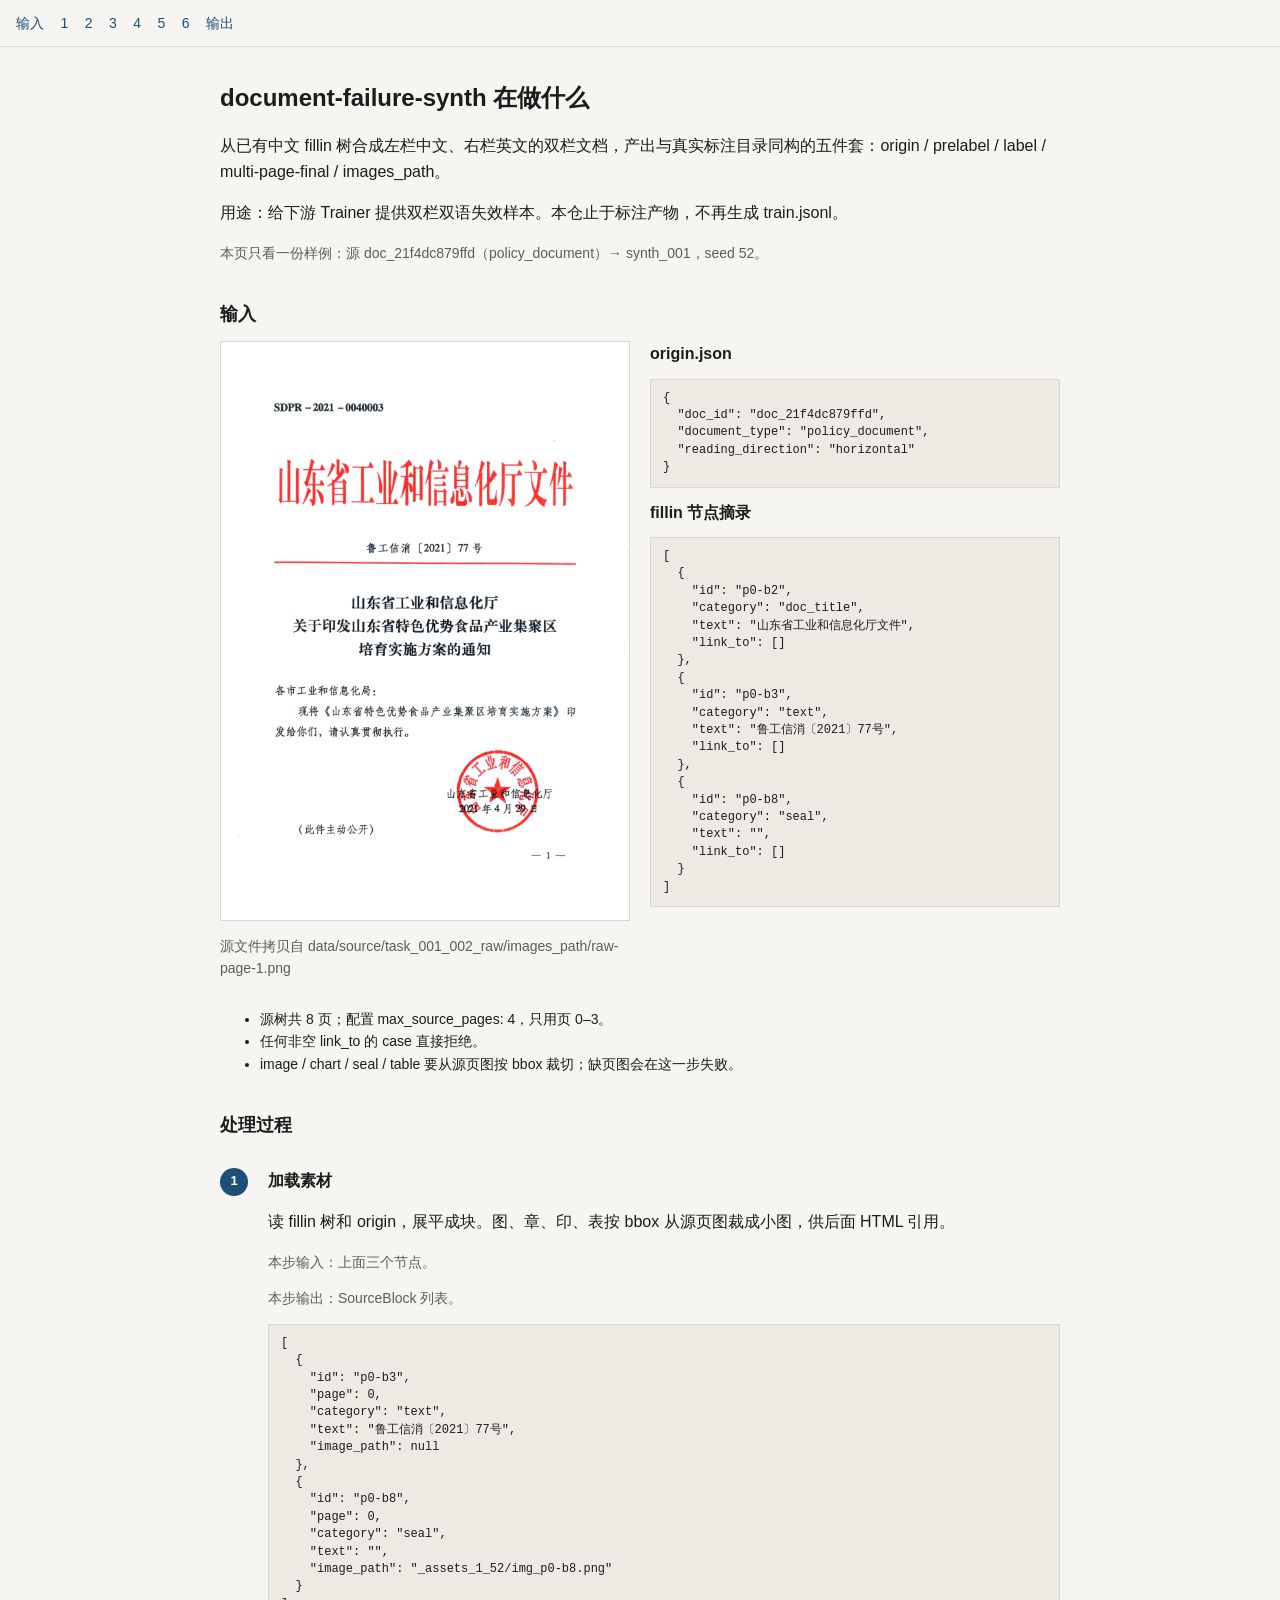
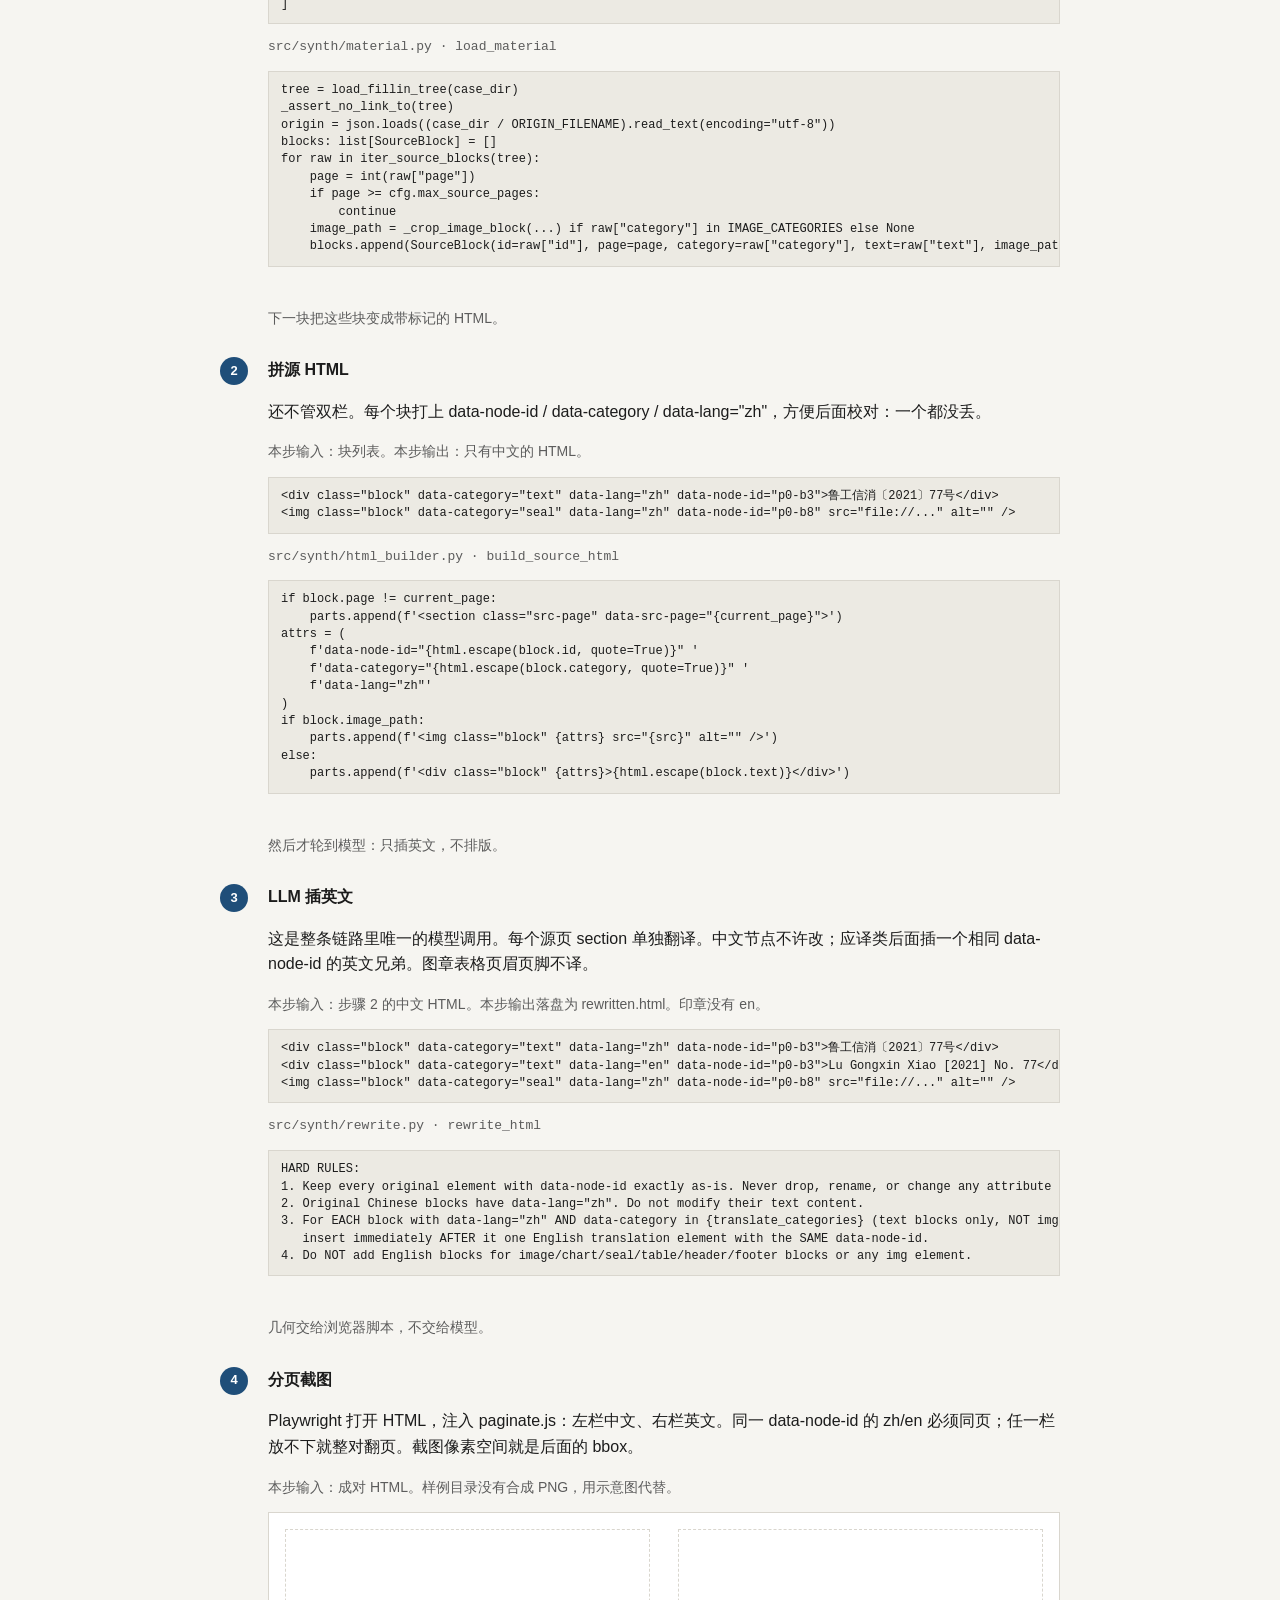
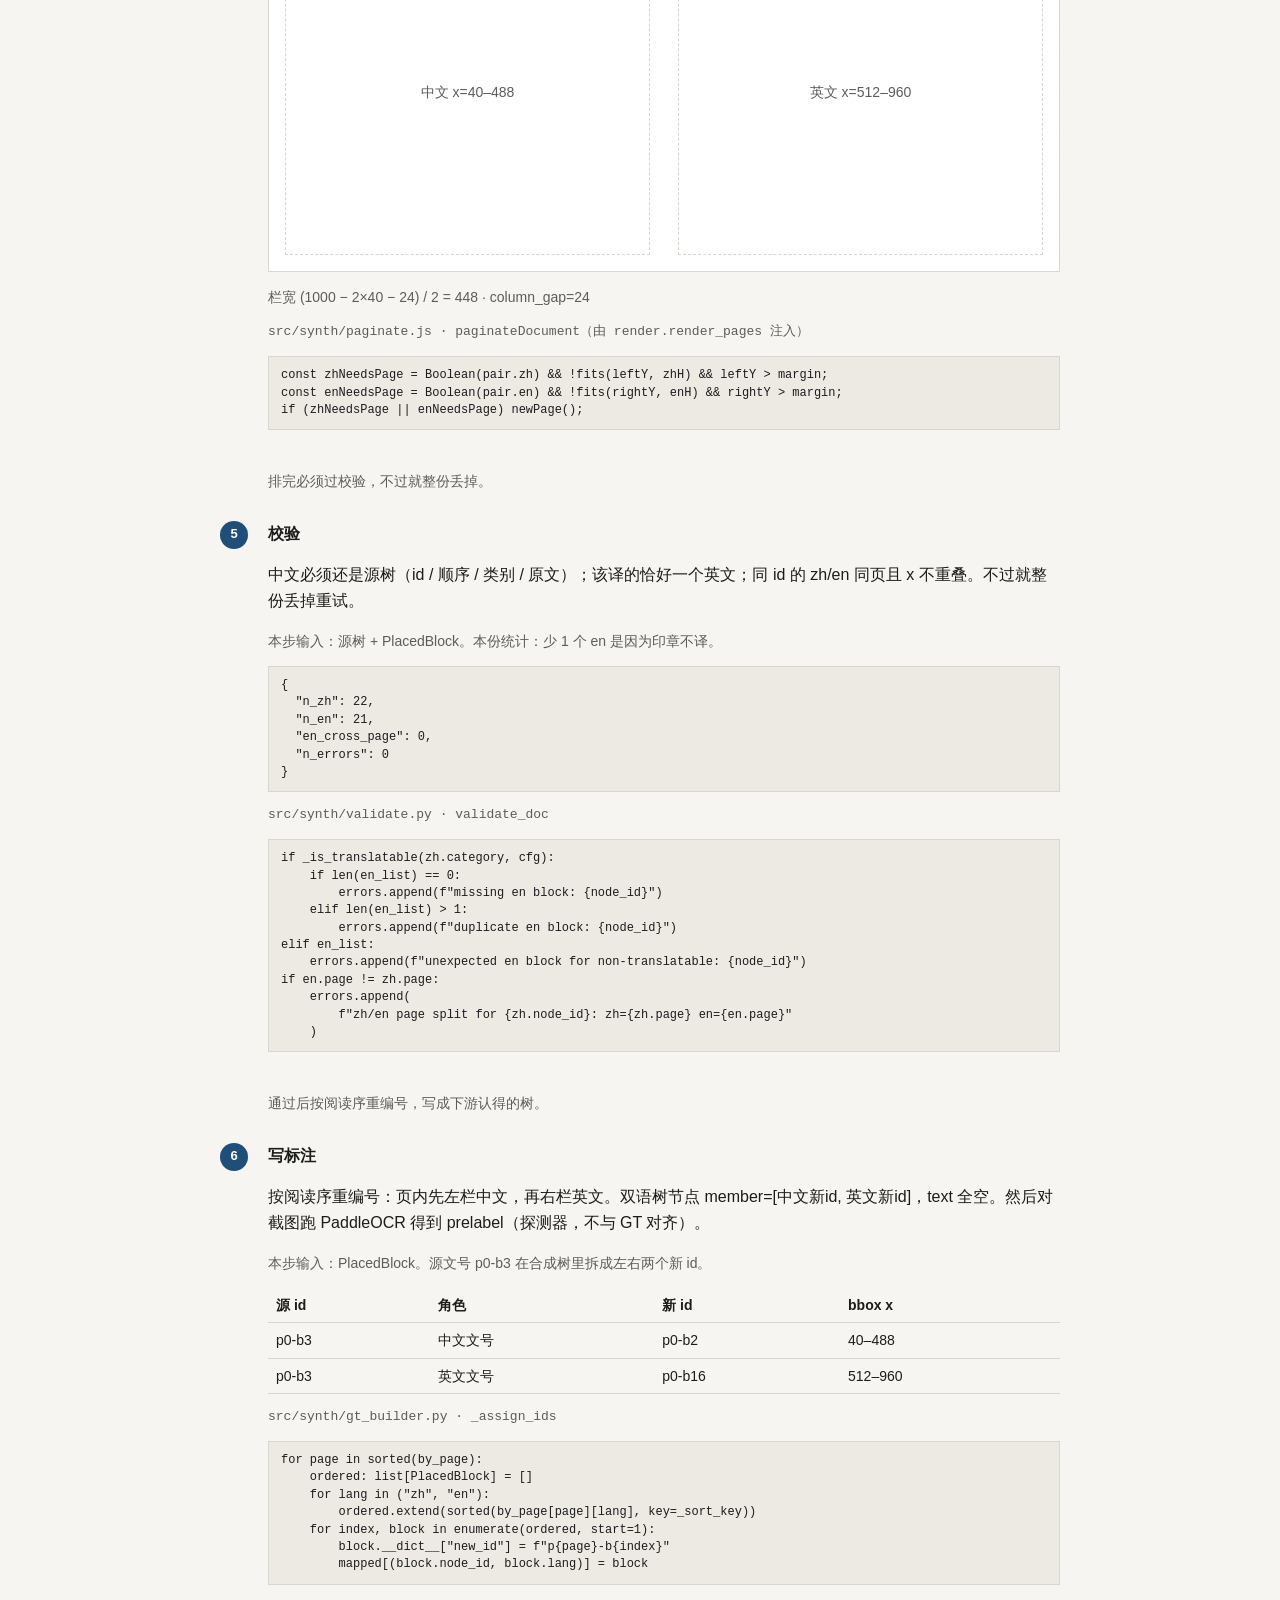
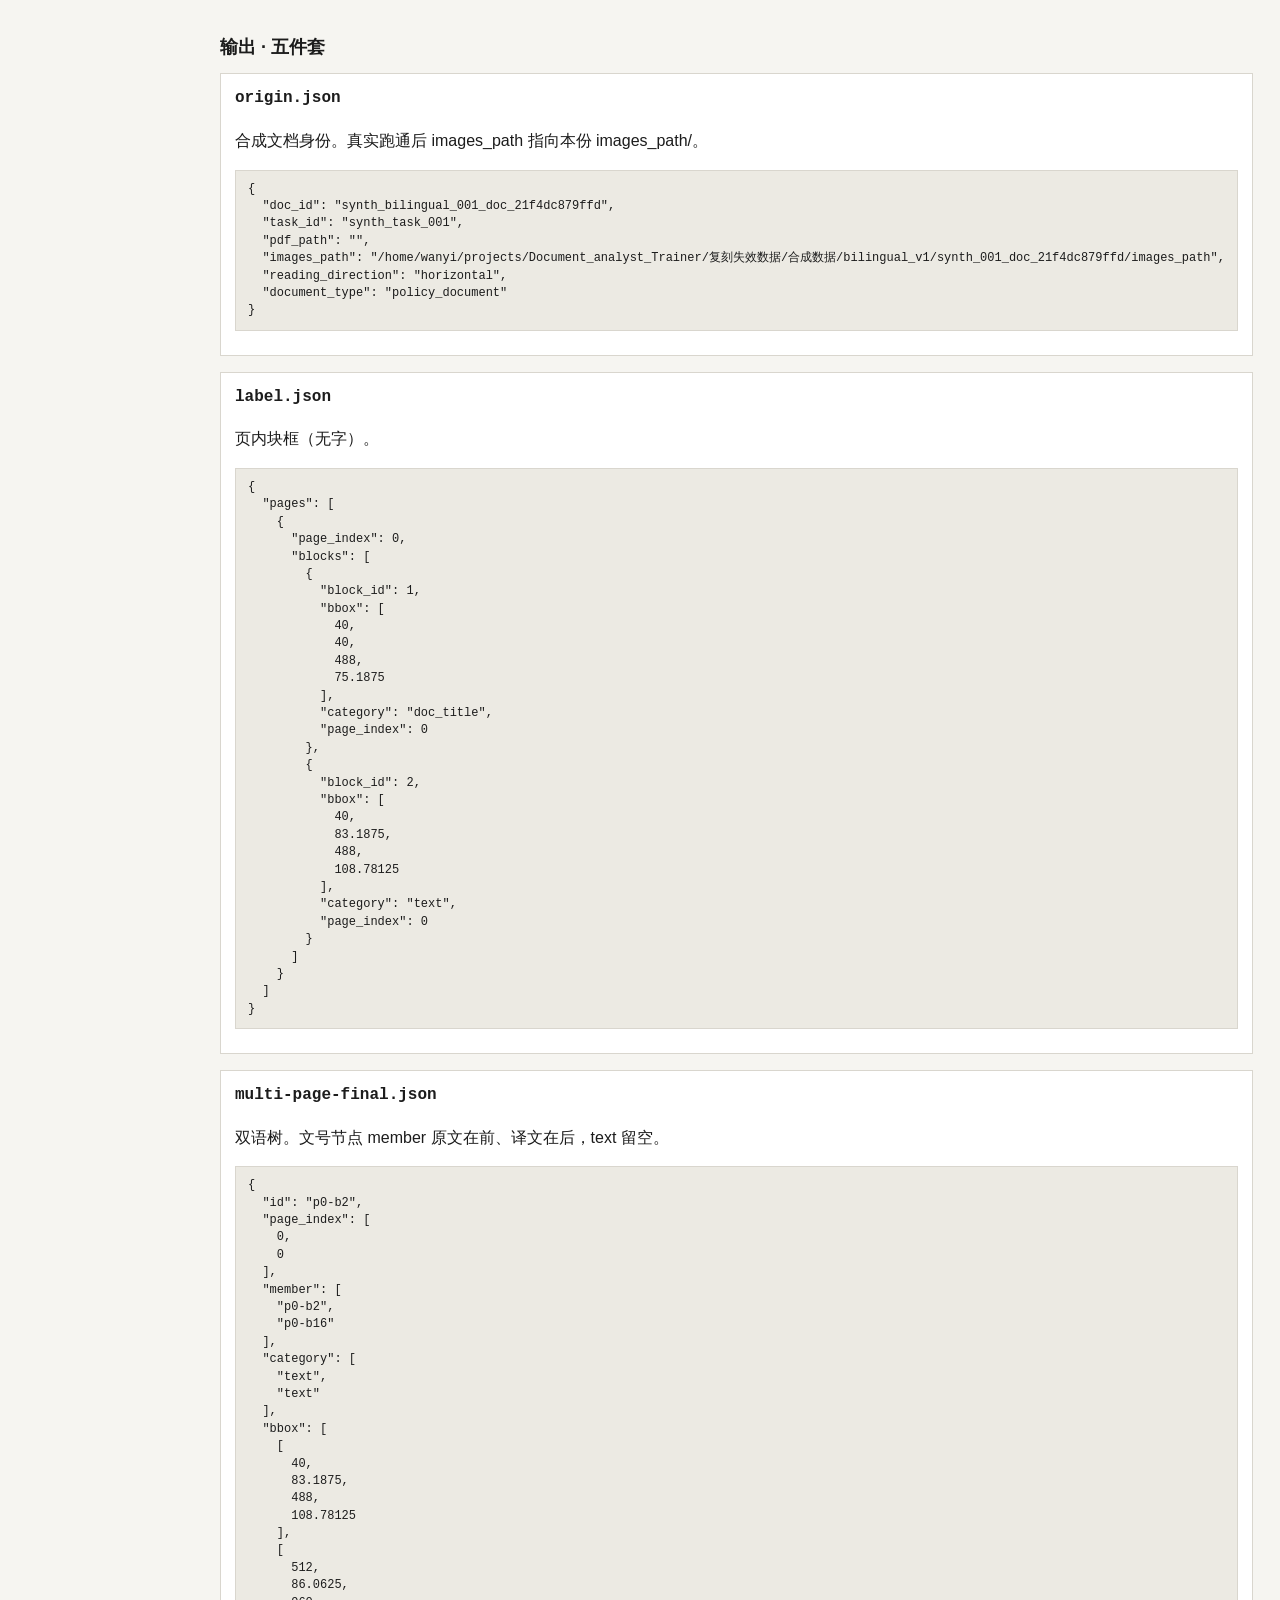
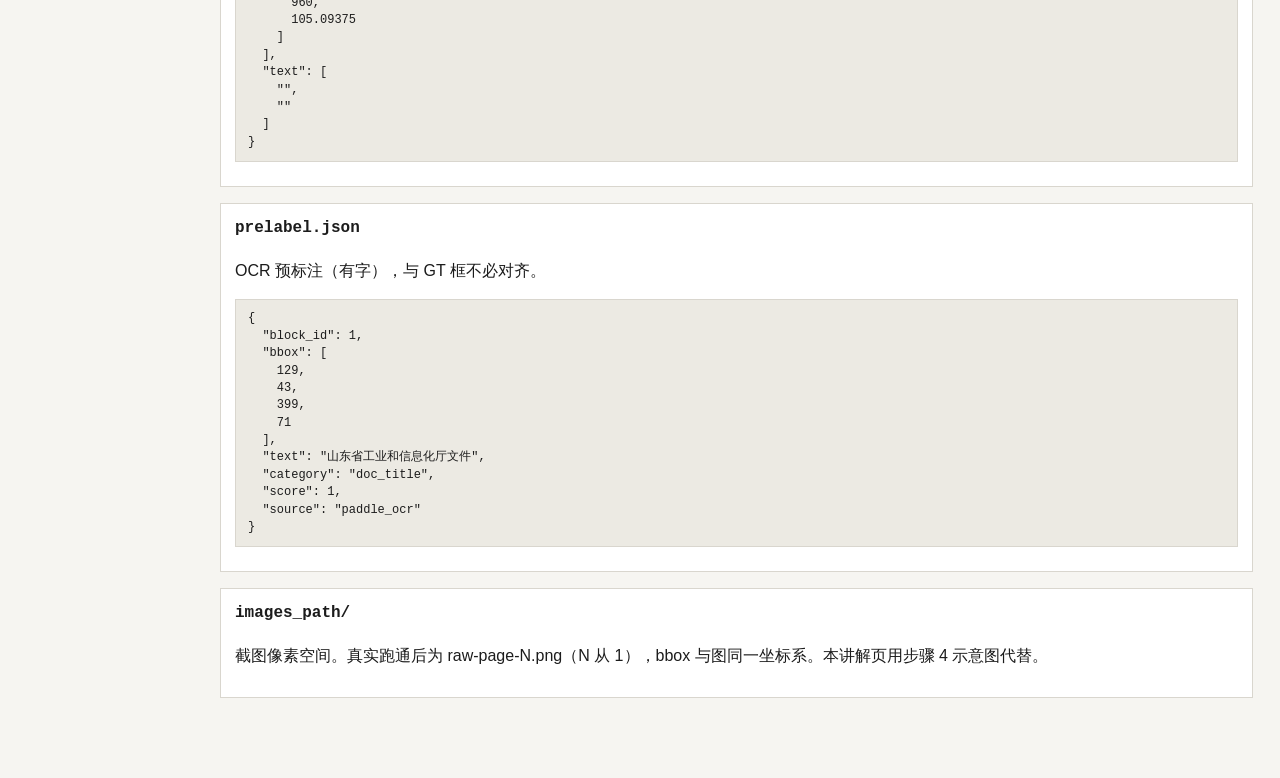
<file: explain/index.html>
<!DOCTYPE html>
<html lang="zh-CN">
<head>
  <meta charset="utf-8" />
  <meta name="viewport" content="width=device-width, initial-scale=1" />
  <title>document-failure-synth 在做什么</title>
  <link rel="stylesheet" href="styles.css" />
</head>
<body>
  <nav>
    <a href="#input">输入</a>
    <a href="#step-1">1</a>
    <a href="#step-2">2</a>
    <a href="#step-3">3</a>
    <a href="#step-4">4</a>
    <a href="#step-5">5</a>
    <a href="#step-6">6</a>
    <a href="#output">输出</a>
  </nav>
  <main>
    <p id="data-error" class="banner" hidden>
      请打开整个 `explain/` 目录下的 `index.html`，不要只拷走这一个文件
    </p>
    <h1>document-failure-synth 在做什么</h1>
    <p>从已有中文 fillin 树合成左栏中文、右栏英文的双栏文档，产出与真实标注目录同构的五件套：origin / prelabel / label / multi-page-final / images_path。</p>
    <p>用途：给下游 Trainer 提供双栏双语失效样本。本仓止于标注产物，不再生成 train.jsonl。</p>
    <p class="muted">本页只看一份样例：源 doc_21f4dc879ffd（policy_document）→ synth_001，seed 52。</p>

    <h2 id="input">输入</h2>
    <div class="split">
      <div>
        <img src="assets/raw-page-1.png" alt="源文档第 1 页" />
        <p class="muted">源文件拷贝自 data/source/task_001_002_raw/images_path/raw-page-1.png</p>
      </div>
      <div>
        <h3>origin.json</h3>
        <pre id="origin-input"></pre>
        <h3>fillin 节点摘录</h3>
        <pre id="source-nodes"></pre>
      </div>
    </div>
    <ul class="muted">
      <li>源树共 8 页；配置 max_source_pages: 4，只用页 0–3。</li>
      <li>任何非空 link_to 的 case 直接拒绝。</li>
      <li>image / chart / seal / table 要从源页图按 bbox 裁切；缺页图会在这一步失败。</li>
    </ul>

    <h2>处理过程</h2>

    <div class="step" id="step-1">
      <div class="num">1</div>
      <div>
        <h3>加载素材</h3>
        <p>读 fillin 树和 origin，展平成块。图、章、印、表按 bbox 从源页图裁成小图，供后面 HTML 引用。</p>
        <p class="muted">本步输入：上面三个节点。</p>
        <p class="muted">本步输出：SourceBlock 列表。</p>
        <pre id="source-blocks"></pre>
        <p class="module">src/synth/material.py · load_material</p>
        <pre><code>tree = load_fillin_tree(case_dir)
_assert_no_link_to(tree)
origin = json.loads((case_dir / ORIGIN_FILENAME).read_text(encoding="utf-8"))
blocks: list[SourceBlock] = []
for raw in iter_source_blocks(tree):
    page = int(raw["page"])
    if page >= cfg.max_source_pages:
        continue
    image_path = _crop_image_block(...) if raw["category"] in IMAGE_CATEGORIES else None
    blocks.append(SourceBlock(id=raw["id"], page=page, category=raw["category"], text=raw["text"], image_path=image_path))</code></pre>
      </div>
    </div>
    <p class="arrow">下一块把这些块变成带标记的 HTML。</p>

    <div class="step" id="step-2">
      <div class="num">2</div>
      <div>
        <h3>拼源 HTML</h3>
        <p>还不管双栏。每个块打上 data-node-id / data-category / data-lang="zh"，方便后面校对：一个都没丢。</p>
        <p class="muted">本步输入：块列表。本步输出：只有中文的 HTML。</p>
        <pre id="html-zh"></pre>
        <p class="module">src/synth/html_builder.py · build_source_html</p>
        <pre><code>if block.page != current_page:
    parts.append(f'&lt;section class="src-page" data-src-page="{current_page}"&gt;')
attrs = (
    f'data-node-id="{html.escape(block.id, quote=True)}" '
    f'data-category="{html.escape(block.category, quote=True)}" '
    f'data-lang="zh"'
)
if block.image_path:
    parts.append(f'&lt;img class="block" {attrs} src="{src}" alt="" /&gt;')
else:
    parts.append(f'&lt;div class="block" {attrs}&gt;{html.escape(block.text)}&lt;/div&gt;')</code></pre>
      </div>
    </div>
    <p class="arrow">然后才轮到模型：只插英文，不排版。</p>

    <div class="step" id="step-3">
      <div class="num">3</div>
      <div>
        <h3>LLM 插英文</h3>
        <p>这是整条链路里唯一的模型调用。每个源页 section 单独翻译。中文节点不许改；应译类后面插一个相同 data-node-id 的英文兄弟。图章表格页眉页脚不译。</p>
        <p class="muted">本步输入：步骤 2 的中文 HTML。本步输出落盘为 rewritten.html。印章没有 en。</p>
        <pre id="html-pair"></pre>
        <p class="module">src/synth/rewrite.py · rewrite_html</p>
        <pre><code>HARD RULES:
1. Keep every original element with data-node-id exactly as-is. Never drop, rename, or change any attribute (including src, class).
2. Original Chinese blocks have data-lang="zh". Do not modify their text content.
3. For EACH block with data-lang="zh" AND data-category in {translate_categories} (text blocks only, NOT img):
   insert immediately AFTER it one English translation element with the SAME data-node-id.
4. Do NOT add English blocks for image/chart/seal/table/header/footer blocks or any img element.</code></pre>
      </div>
    </div>
    <p class="arrow">几何交给浏览器脚本，不交给模型。</p>

    <div class="step" id="step-4">
      <div class="num">4</div>
      <div>
        <h3>分页截图</h3>
        <p>Playwright 打开 HTML，注入 paginate.js：左栏中文、右栏英文。同一 data-node-id 的 zh/en 必须同页；任一栏放不下就整对翻页。截图像素空间就是后面的 bbox。</p>
        <p class="muted">本步输入：成对 HTML。样例目录没有合成 PNG，用示意图代替。</p>
        <div class="spread-wrap">
          <div class="spread-canvas">
            <div class="col">中文 x=40–488</div>
            <div class="gap"></div>
            <div class="col">英文 x=512–960</div>
          </div>
        </div>
        <p class="muted">栏宽 (1000 − 2×40 − 24) / 2 = 448 · column_gap=24</p>
        <p class="module">src/synth/paginate.js · paginateDocument（由 render.render_pages 注入）</p>
        <pre><code>const zhNeedsPage = Boolean(pair.zh) && !fits(leftY, zhH) && leftY > margin;
const enNeedsPage = Boolean(pair.en) && !fits(rightY, enH) && rightY > margin;
if (zhNeedsPage || enNeedsPage) newPage();</code></pre>
      </div>
    </div>
    <p class="arrow">排完必须过校验，不过就整份丢掉。</p>

    <div class="step" id="step-5">
      <div class="num">5</div>
      <div>
        <h3>校验</h3>
        <p>中文必须还是源树（id / 顺序 / 类别 / 原文）；该译的恰好一个英文；同 id 的 zh/en 同页且 x 不重叠。不过就整份丢掉重试。</p>
        <p class="muted">本步输入：源树 + PlacedBlock。本份统计：少 1 个 en 是因为印章不译。</p>
        <pre id="stats"></pre>
        <p class="module">src/synth/validate.py · validate_doc</p>
        <pre><code>if _is_translatable(zh.category, cfg):
    if len(en_list) == 0:
        errors.append(f"missing en block: {node_id}")
    elif len(en_list) &gt; 1:
        errors.append(f"duplicate en block: {node_id}")
elif en_list:
    errors.append(f"unexpected en block for non-translatable: {node_id}")
if en.page != zh.page:
    errors.append(
        f"zh/en page split for {zh.node_id}: zh={zh.page} en={en.page}"
    )</code></pre>
      </div>
    </div>
    <p class="arrow">通过后按阅读序重编号，写成下游认得的树。</p>

    <div class="step" id="step-6">
      <div class="num">6</div>
      <div>
        <h3>写标注</h3>
        <p>按阅读序重编号：页内先左栏中文，再右栏英文。双语树节点 member=[中文新id, 英文新id]，text 全空。然后对截图跑 PaddleOCR 得到 prelabel（探测器，不与 GT 对齐）。</p>
        <p class="muted">本步输入：PlacedBlock。源文号 p0-b3 在合成树里拆成左右两个新 id。</p>
        <table>
          <thead>
            <tr><th>源 id</th><th>角色</th><th>新 id</th><th>bbox x</th></tr>
          </thead>
          <tbody id="id-map-body"></tbody>
        </table>
        <p class="module">src/synth/gt_builder.py · _assign_ids</p>
        <pre><code>for page in sorted(by_page):
    ordered: list[PlacedBlock] = []
    for lang in ("zh", "en"):
        ordered.extend(sorted(by_page[page][lang], key=_sort_key))
    for index, block in enumerate(ordered, start=1):
        block.__dict__["new_id"] = f"p{page}-b{index}"
        mapped[(block.node_id, block.lang)] = block</code></pre>
      </div>
    </div>

    <h2 id="output">输出 · 五件套</h2>
    <div class="cards">
      <div class="card">
        <h3>origin.json</h3>
        <p>合成文档身份。真实跑通后 images_path 指向本份 images_path/。</p>
        <pre id="artifact-origin"></pre>
      </div>
      <div class="card">
        <h3>label.json</h3>
        <p>页内块框（无字）。</p>
        <pre id="artifact-label"></pre>
      </div>
      <div class="card">
        <h3>multi-page-final.json</h3>
        <p>双语树。文号节点 member 原文在前、译文在后，text 留空。</p>
        <pre id="artifact-tree"></pre>
      </div>
      <div class="card">
        <h3>prelabel.json</h3>
        <p>OCR 预标注（有字），与 GT 框不必对齐。</p>
        <pre id="artifact-prelabel"></pre>
      </div>
      <div class="card">
        <h3>images_path/</h3>
        <p>截图像素空间。真实跑通后为 raw-page-N.png（N 从 1），bbox 与图同一坐标系。本讲解页用步骤 4 示意图代替。</p>
      </div>
    </div>
  </main>
  <script src="data.js"></script>
  <script>
    (function () {
      var banner = document.getElementById("data-error");
      if (typeof EXPLAIN === "undefined") {
        banner.hidden = false;
        return;
      }
      function fillJson(id, obj) {
        document.getElementById(id).textContent = JSON.stringify(obj, null, 2);
      }
      function fillText(id, text) {
        document.getElementById(id).textContent = text;
      }
      fillJson("origin-input", EXPLAIN.originInput);
      fillJson("source-nodes", EXPLAIN.sourceNodes);
      fillJson("source-blocks", EXPLAIN.sourceBlocks);
      fillText("html-zh", EXPLAIN.htmlZh);
      fillText("html-pair", EXPLAIN.htmlPair);
      fillJson("stats", EXPLAIN.stats);
      fillJson("artifact-origin", EXPLAIN.artifacts.origin);
      fillJson("artifact-label", EXPLAIN.artifacts.label);
      fillJson("artifact-tree", EXPLAIN.artifacts.treeNode);
      fillJson("artifact-prelabel", EXPLAIN.artifacts.prelabel);
      var tbody = document.getElementById("id-map-body");
      EXPLAIN.idMap.forEach(function (row) {
        var tr = document.createElement("tr");
        [row.sourceId, row.role, row.newId, row.bboxX].forEach(function (cell) {
          var td = document.createElement("td");
          td.textContent = cell;
          tr.appendChild(td);
        });
        tbody.appendChild(tr);
      });
    })();
  </script>
</body>
</html>
</file>
<file: explain/styles.css>
:root {
  --bg: #f6f5f1;
  --fg: #1c1c1c;
  --muted: #5c5c5c;
  --line: #d9d6ce;
  --code-bg: #eceae3;
  --accent: #1f4e79;
}

* { box-sizing: border-box; }

html { scroll-behavior: smooth; }

body {
  margin: 0;
  background: var(--bg);
  color: var(--fg);
  font-family: "Noto Sans CJK SC", "Source Han Sans SC", "PingFang SC", sans-serif;
  line-height: 1.6;
}

nav {
  position: sticky;
  top: 0;
  background: var(--bg);
  border-bottom: 1px solid var(--line);
  padding: 10px 16px;
  z-index: 1;
}

nav a {
  color: var(--accent);
  text-decoration: none;
  margin-right: 12px;
  font-size: 14px;
}

main {
  max-width: 880px;
  margin: 0 auto;
  padding: 32px 20px 80px;
}

h1 { font-size: 24px; font-weight: 650; margin: 0 0 12px; }
h2 { font-size: 18px; margin: 36px 0 12px; }
h3 { font-size: 16px; margin: 0 0 8px; }

p, li { color: var(--fg); }
.muted { color: var(--muted); font-size: 14px; }

.banner {
  background: #f3e6e6;
  border: 1px solid #d7b6b6;
  padding: 10px 12px;
  margin-bottom: 20px;
}

.split {
  display: grid;
  grid-template-columns: minmax(0, 1fr) minmax(0, 1fr);
  gap: 20px;
  align-items: start;
}

@media (max-width: 720px) {
  .split { grid-template-columns: 1fr; }
}

.split img {
  width: 100%;
  height: auto;
  display: block;
  border: 1px solid var(--line);
}

.step {
  display: grid;
  grid-template-columns: 36px minmax(0, 1fr);
  gap: 12px;
  margin: 28px 0;
}

.num {
  width: 28px;
  height: 28px;
  border-radius: 14px;
  background: var(--accent);
  color: #fff;
  display: flex;
  align-items: center;
  justify-content: center;
  font-size: 13px;
  font-weight: 650;
}

pre {
  background: var(--code-bg);
  border: 1px solid var(--line);
  padding: 10px 12px;
  overflow-x: auto;
  font-size: 12px;
  line-height: 1.45;
  font-family: ui-monospace, SFMono-Regular, Menlo, Consolas, monospace;
}

code { font-family: inherit; }

.module {
  font-family: ui-monospace, SFMono-Regular, Menlo, Consolas, monospace;
  font-size: 13px;
  color: var(--muted);
}

.arrow {
  color: var(--muted);
  font-size: 14px;
  margin: 0 0 0 48px;
}

.spread-wrap { margin: 12px 0 8px; }

.spread-canvas {
  width: 100%;
  max-width: 1000px;
  height: 360px;
  border: 1px solid var(--line);
  background: #fff;
  display: flex;
  padding: 16px;
  gap: 8px;
}

.spread-canvas .col {
  flex: 1;
  border: 1px dashed var(--line);
  display: flex;
  align-items: center;
  justify-content: center;
  font-size: 14px;
  color: var(--muted);
}

.spread-canvas .gap { width: 12px; flex: 0 0 12px; }

table {
  width: 100%;
  border-collapse: collapse;
  font-size: 14px;
}

th, td {
  text-align: left;
  border-bottom: 1px solid var(--line);
  padding: 6px 8px;
}

.cards {
  display: grid;
  gap: 16px;
}

.card {
  border: 1px solid var(--line);
  padding: 12px 14px;
  background: #fff;
}

.card h3 { font-family: ui-monospace, SFMono-Regular, Menlo, Consolas, monospace; }
</file>
